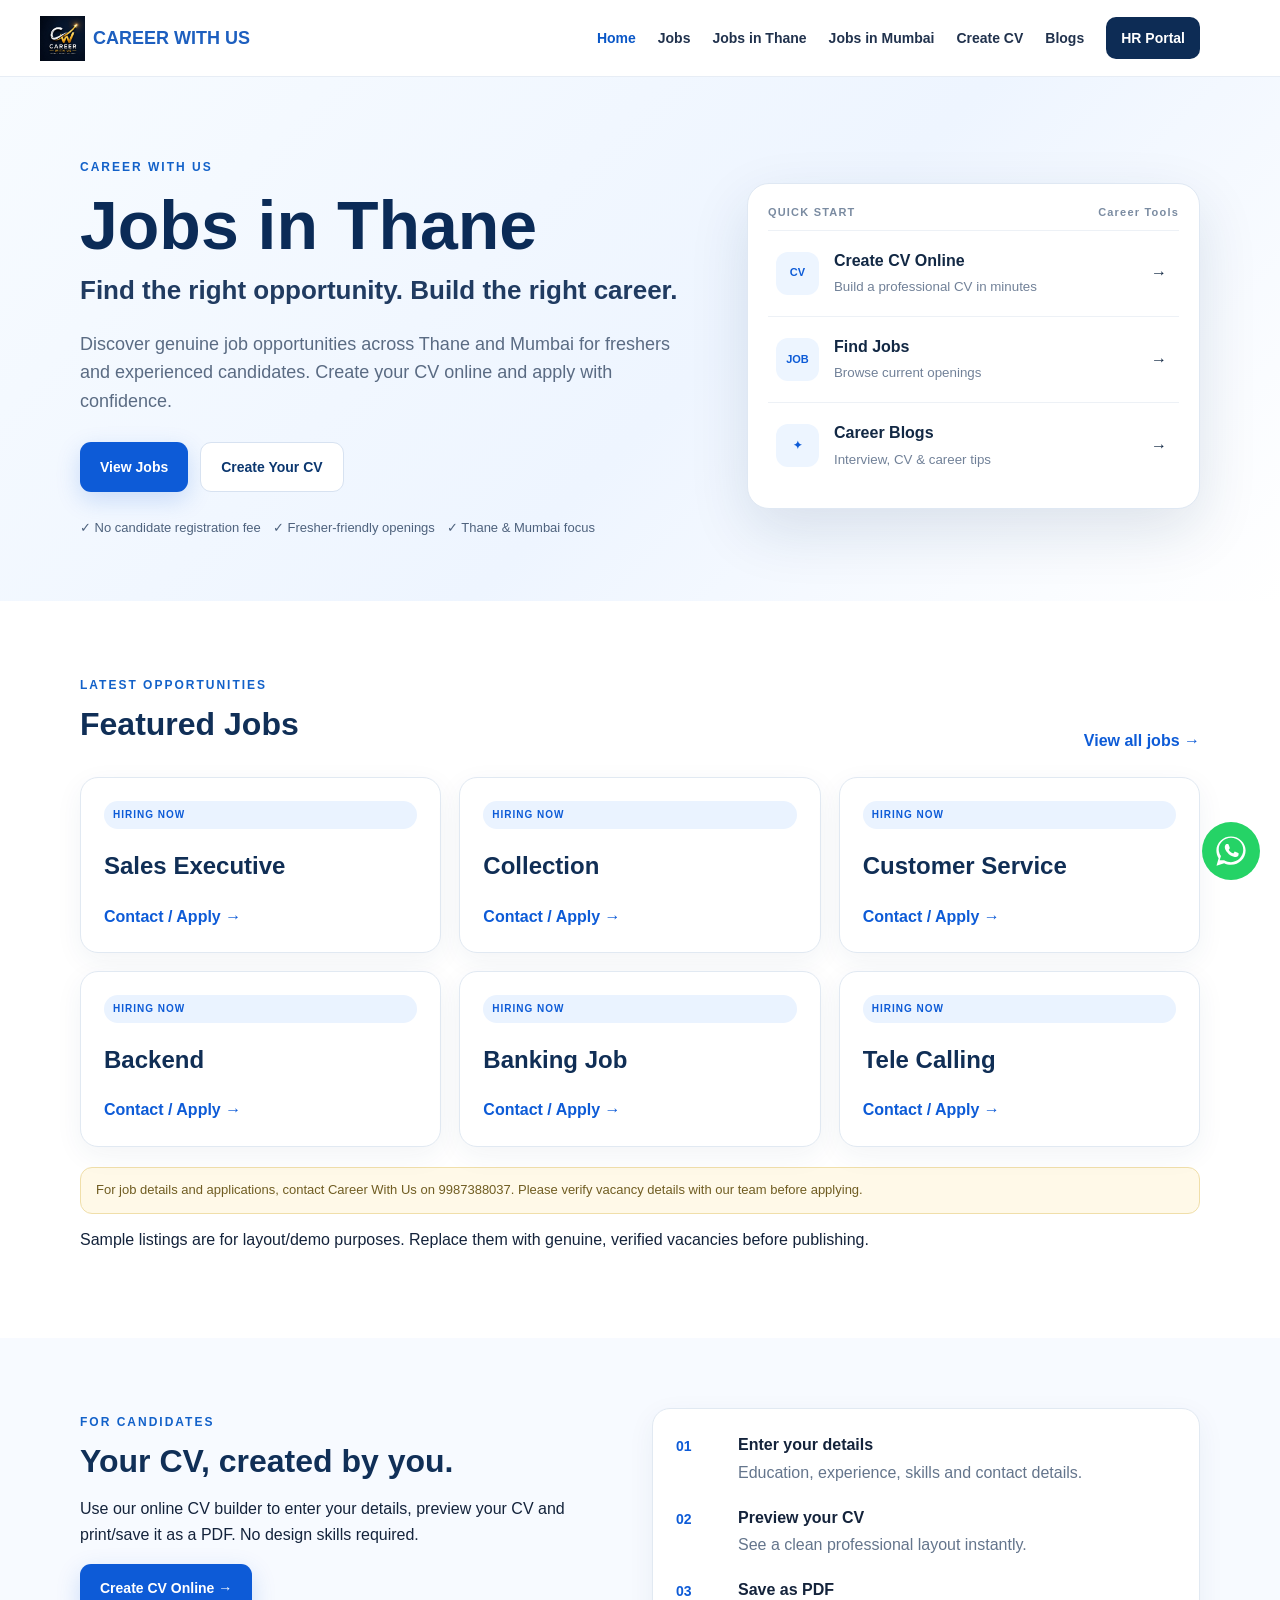
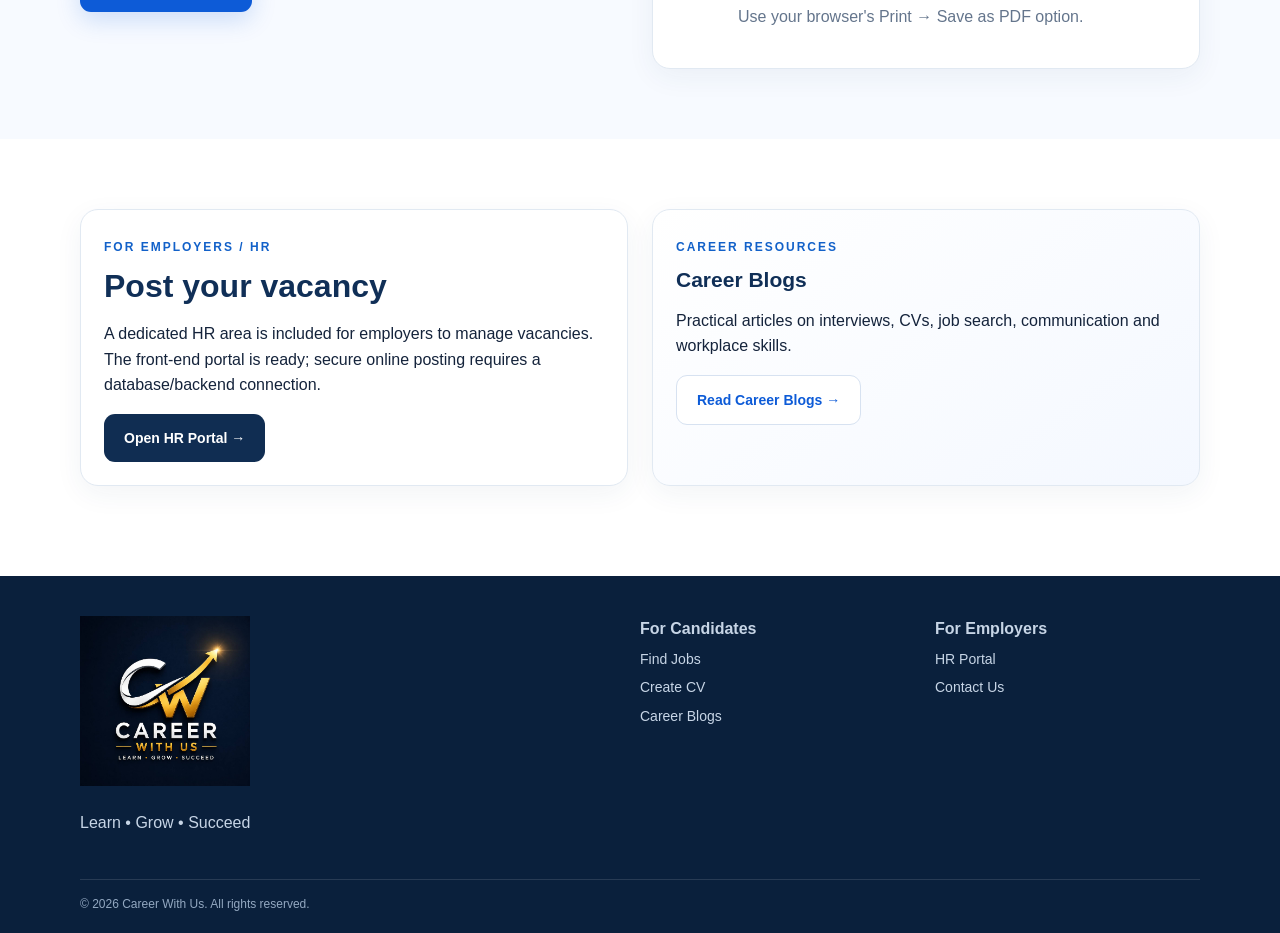
<file: index.html>
<!DOCTYPE html>
<html lang="en">
<head>
<meta charset="UTF-8">
<meta name="viewport" content="width=device-width, initial-scale=1.0">
<title>Jobs in Thane | Career With Us</title>
<meta name="description" content="Find jobs in Thane and Mumbai with Career With Us. Explore fresher and experienced opportunities, create your CV online, and apply for genuine openings.">
<meta name="keywords" content="jobs in Thane, jobs in Mumbai, jobs for freshers in Thane, job consultancy in Thane, recruitment consultancy Thane">
<link rel="canonical" href="https://hr1-prog.github.io/career-with-us-consultancy-/">
<link rel="stylesheet" href="style.css">
  <link rel="stylesheet" href="https://cdnjs.cloudflare.com/ajax/libs/font-awesome/6.5.2/css/all.min.css">
<script defer src="script.js"></script>
  <meta name="google-site-verification" content="JQWtDcXM0WkYaOJGls_dYSm7B6nsQvp3WCOmBd9dt-g" />
</head>
<body>
<header class="site-header">
  <div class="container nav-wrap">
    <a class="brand" href="index.html">
    <img src="career-with-us-logo.jpeg" alt="Career With Us">
    <span>CAREER WITH US</span>
</a>
    <button class="nav-toggle" aria-label="Open menu">☰</button>
    <nav class="nav">
      <a class="active" href="index.html">Home</a>
      <a href="jobs.html">Jobs</a>
      <a href="jobs-in-thane.html">Jobs in Thane</a>
      <a href="jobs-in-mumbai.html">Jobs in Mumbai</a>
      <a href="cv-builder.html">Create CV</a>
      <a href="blogs.html">Blogs</a>
      <a href="hr-login.html" class="nav-hr">HR Portal</a>
    </nav>
  </div>
</header>

<main>
<section class="hero">
  <div class="container hero-grid">
    <div>
      <span class="eyebrow">CAREER WITH US</span>
      <h1>Jobs in Thane</h1>
      <h2>Find the right opportunity. Build the right career.</h2>
      <p>Discover genuine job opportunities across Thane and Mumbai for freshers and experienced candidates. Create your CV online and apply with confidence.</p>
      <div class="hero-actions">
        <a class="btn btn-primary" href="jobs-in-thane.html">View Jobs</a>
        <a class="btn btn-light" href="cv-builder.html">Create Your CV</a>
      </div>
      <div class="trust-row">
        <span>✓ No candidate registration fee</span>
        <span>✓ Fresher-friendly openings</span>
        <span>✓ Thane & Mumbai focus</span>
      </div>
    </div>
    <div class="hero-card">
      <div class="hero-card-top"><span>QUICK START</span><span>Career Tools</span></div>
      <a href="cv-builder.html" class="tool-card"><span class="tool-icon">CV</span><div><strong>Create CV Online</strong><small>Build a professional CV in minutes</small></div><b>→</b></a>
      <a href="jobs.html" class="tool-card"><span class="tool-icon">JOB</span><div><strong>Find Jobs</strong><small>Browse current openings</small></div><b>→</b></a>
      <a href="blogs.html" class="tool-card"><span class="tool-icon">✦</span><div><strong>Career Blogs</strong><small>Interview, CV & career tips</small></div><b>→</b></a>
    </div>
  </div>
</section>

<section class="section">
  <div class="container">
    <div class="section-head">
      <div><span class="eyebrow">LATEST OPPORTUNITIES</span><h2>Featured Jobs</h2></div>
      <a class="text-link" href="jobs.html">View all jobs →</a>
    </div>
    <div class="job-grid six-jobs">
      <article class="job-card simple-job"><span class="tag">HIRING NOW</span><h3>Sales Executive</h3><a href="tel:9987388037" class="card-link">Contact / Apply →</a></article>
      <article class="job-card simple-job"><span class="tag">HIRING NOW</span><h3>Collection</h3><a href="tel:9987388037" class="card-link">Contact / Apply →</a></article>
      <article class="job-card simple-job"><span class="tag">HIRING NOW</span><h3>Customer Service</h3><a href="tel:9987388037" class="card-link">Contact / Apply →</a></article>
      <article class="job-card simple-job"><span class="tag">HIRING NOW</span><h3>Backend</h3><a href="tel:9987388037" class="card-link">Contact / Apply →</a></article>
      <article class="job-card simple-job"><span class="tag">HIRING NOW</span><h3>Banking Job</h3><a href="tel:9987388037" class="card-link">Contact / Apply →</a></article>
      <article class="job-card simple-job"><span class="tag">HIRING NOW</span><h3>Tele Calling</h3><a href="tel:9987388037" class="card-link">Contact / Apply →</a></article>
    </div>
    <p class="notice">For job details and applications, contact Career With Us on 9987388037. Please verify vacancy details with our team before applying.</p>Sample listings are for layout/demo purposes. Replace them with genuine, verified vacancies before publishing.</p>
  </div>
</section>

<section class="section soft">
  <div class="container two-col">
    <div>
      <span class="eyebrow">FOR CANDIDATES</span>
      <h2>Your CV, created by you.</h2>
      <p>Use our online CV builder to enter your details, preview your CV and print/save it as a PDF. No design skills required.</p>
      <a class="btn btn-primary" href="cv-builder.html">Create CV Online →</a>
    </div>
    <div class="feature-panel">
      <div class="feature-number">01</div><div><strong>Enter your details</strong><p>Education, experience, skills and contact details.</p></div>
      <div class="feature-number">02</div><div><strong>Preview your CV</strong><p>See a clean professional layout instantly.</p></div>
      <div class="feature-number">03</div><div><strong>Save as PDF</strong><p>Use your browser's Print → Save as PDF option.</p></div>
    </div>
  </div>
</section>

<section class="section">
  <div class="container two-col">
    <div class="portal-card">
      <span class="eyebrow">FOR EMPLOYERS / HR</span>
      <h2>Post your vacancy</h2>
      <p>A dedicated HR area is included for employers to manage vacancies. The front-end portal is ready; secure online posting requires a database/backend connection.</p>
      <a class="btn btn-dark" href="hr-login.html">Open HR Portal →</a>
    </div>
    <div class="portal-card blog-card">
      <span class="eyebrow">CAREER RESOURCES</span>
      <h2>Career Blogs</h2>
      <p>Practical articles on interviews, CVs, job search, communication and workplace skills.</p>
      <a class="btn btn-light" href="blogs.html">Read Career Blogs →</a>
    </div>
  </div>
</section>
</main>

<footer class="footer">
  <div class="container footer-grid">
    <div><img src="career-with-us-logo.jpeg" alt="Career With Us" class="footer-logo"><p>Learn • Grow • Succeed</p></div>
    <div><strong>For Candidates</strong><a href="jobs.html">Find Jobs</a><a href="cv-builder.html">Create CV</a><a href="blogs.html">Career Blogs</a></div>
    <div><strong>For Employers</strong><a href="hr-login.html">HR Portal</a><a href="contact.html">Contact Us</a></div>
  </div>
  <div class="container copyright">© 2026 Career With Us. All rights reserved.</div>
</footer> 
  

<style>
.corner-logo {
  position: fixed;
  bottom: 20px;
  right: 20px;
  width: 65px;
  z-index: 9999;
}

.corner-logo img {
  width: 100%;
  height: auto;
  border-radius: 10px;
  box-shadow: 0 3px 12px rgba(0,0,0,0.2);
}
</style>
<a href="https://wa.me/919987388037" target="_blank"
style="position:fixed;bottom:20px;right:20px;width:58px;height:58px;background:#25D366;border-radius:50%;display:flex;align-items:center;justify-content:center;text-decoration:none;font-size:30px;z-index:99999;">
    <svg viewBox="0 0 32 32" width="36" height="36" fill="white">
    <path d="M16 3C8.8 3 3 8.6 3 15.6c0 2.5.7 4.8 2 6.8L3.1 29l6.8-2.2c1.8 1 3.9 1.5 6.1 1.5 7.2 0 13-5.7 13-12.7S23.2 3 16 3zm0 22.9c-2 0-4-.5-5.7-1.5l-.4-.2-4 .1 1.2-3.8-.3-.4c-1.1-1.7-1.7-3.7-1.7-5.7C5.1 9 10 4.2 16 4.2S26.9 9 26.9 14.9 22 25.9 16 25.9zm6-8.3c-.3-.2-1.9-.9-2.2-1-.3-.1-.5-.2-.7.2-.2.3-.8 1-.9 1.2-.2.2-.3.2-.6.1-1.5-.7-2.5-1.3-3.5-2.9-.3-.5.3-.5.8-1.7.1-.3 0-.5-.1-.7-.1-.2-.7-1.8-1-2.5-.3-.7-.5-.6-.7-.6h-.6c-.2 0-.6.1-.9.4-.3.3-1.1 1-1.1 2.6s1.1 3 1.2 3.2c.2.2 2.1 3.3 5.1 4.6 1.9.8 2.7.9 3.7.8.6-.1 1.9-.8 2.1-1.6.3-.8.3-1.5.2-1.6-.1-.1-.3-.2-.6-.4z"/>
</svg>
</a>
</body>
</html>
</file>
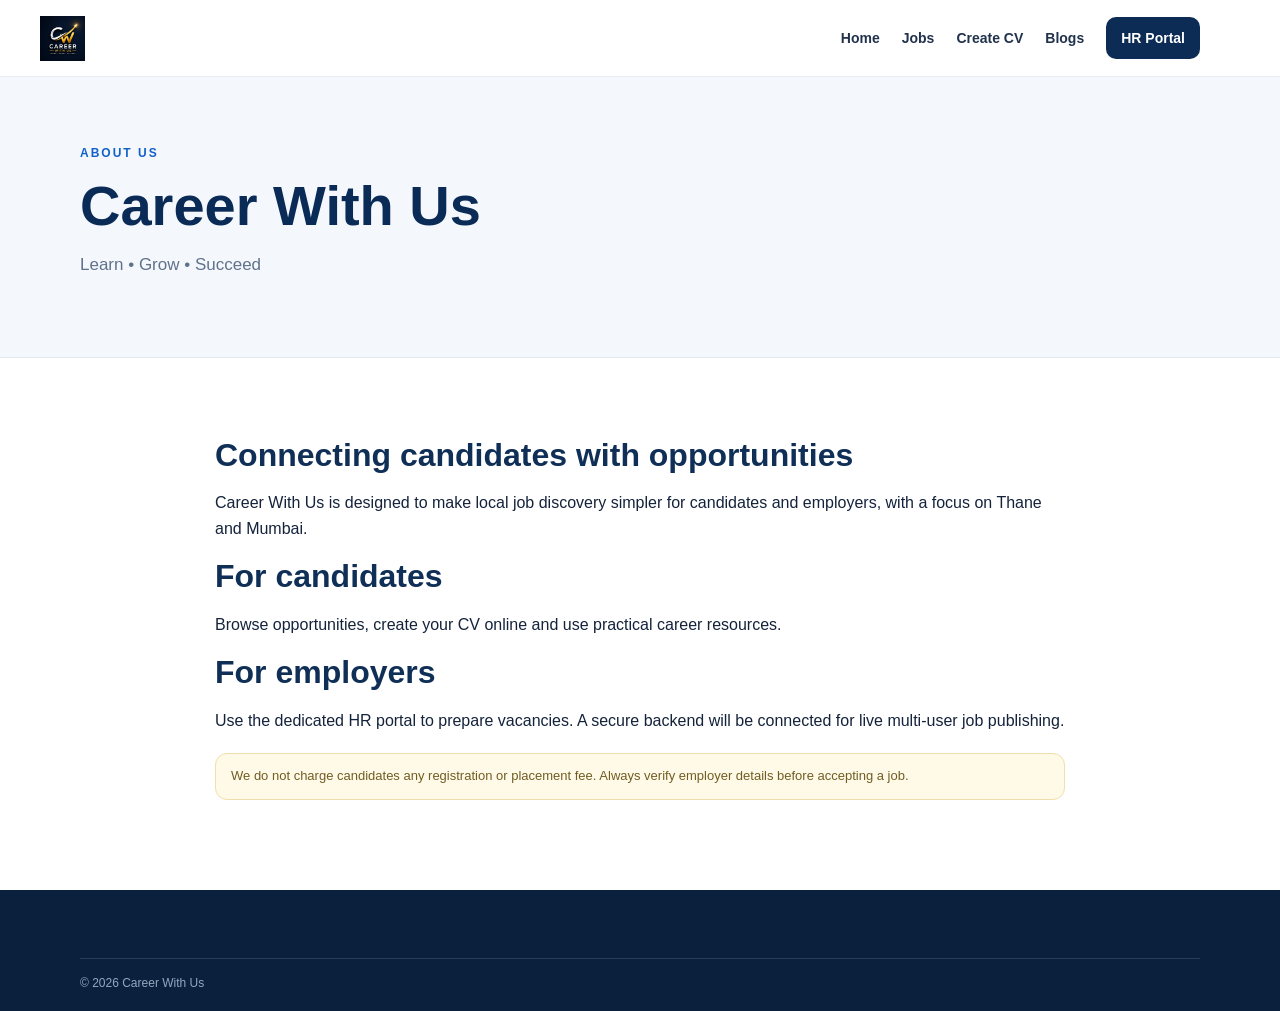
<file: about.html>
<!DOCTYPE html><html lang="en"><head><meta charset="UTF-8"><meta name="viewport" content="width=device-width,initial-scale=1.0"><title>About Career With Us | Job Consultancy in Thane</title><meta name="description" content="About Career With Us, a recruitment and job consultancy focused on opportunities in Thane and Mumbai."><link rel="stylesheet" href="style.css"></head>
<body><header class="site-header"><div class="container nav-wrap"><a class="brand" href="index.html"><img src="career-with-us-logo.jpeg" alt="Career With Us"></a><nav class="nav"><a href="index.html">Home</a><a href="jobs.html">Jobs</a><a href="cv-builder.html">Create CV</a><a href="blogs.html">Blogs</a><a href="hr-login.html" class="nav-hr">HR Portal</a></nav></div></header><main><section class="page-hero"><div class="container"><span class="eyebrow">ABOUT US</span><h1>Career With Us</h1><p>Learn • Grow • Succeed</p></div></section><section class="section"><div class="container content"><h2>Connecting candidates with opportunities</h2><p>Career With Us is designed to make local job discovery simpler for candidates and employers, with a focus on Thane and Mumbai.</p><h2>For candidates</h2><p>Browse opportunities, create your CV online and use practical career resources.</p><h2>For employers</h2><p>Use the dedicated HR portal to prepare vacancies. A secure backend will be connected for live multi-user job publishing.</p><div class="notice">We do not charge candidates any registration or placement fee. Always verify employer details before accepting a job.</div></div></section></main><footer class="footer"><div class="container copyright">© 2026 Career With Us</div></footer></body></html>
</file>
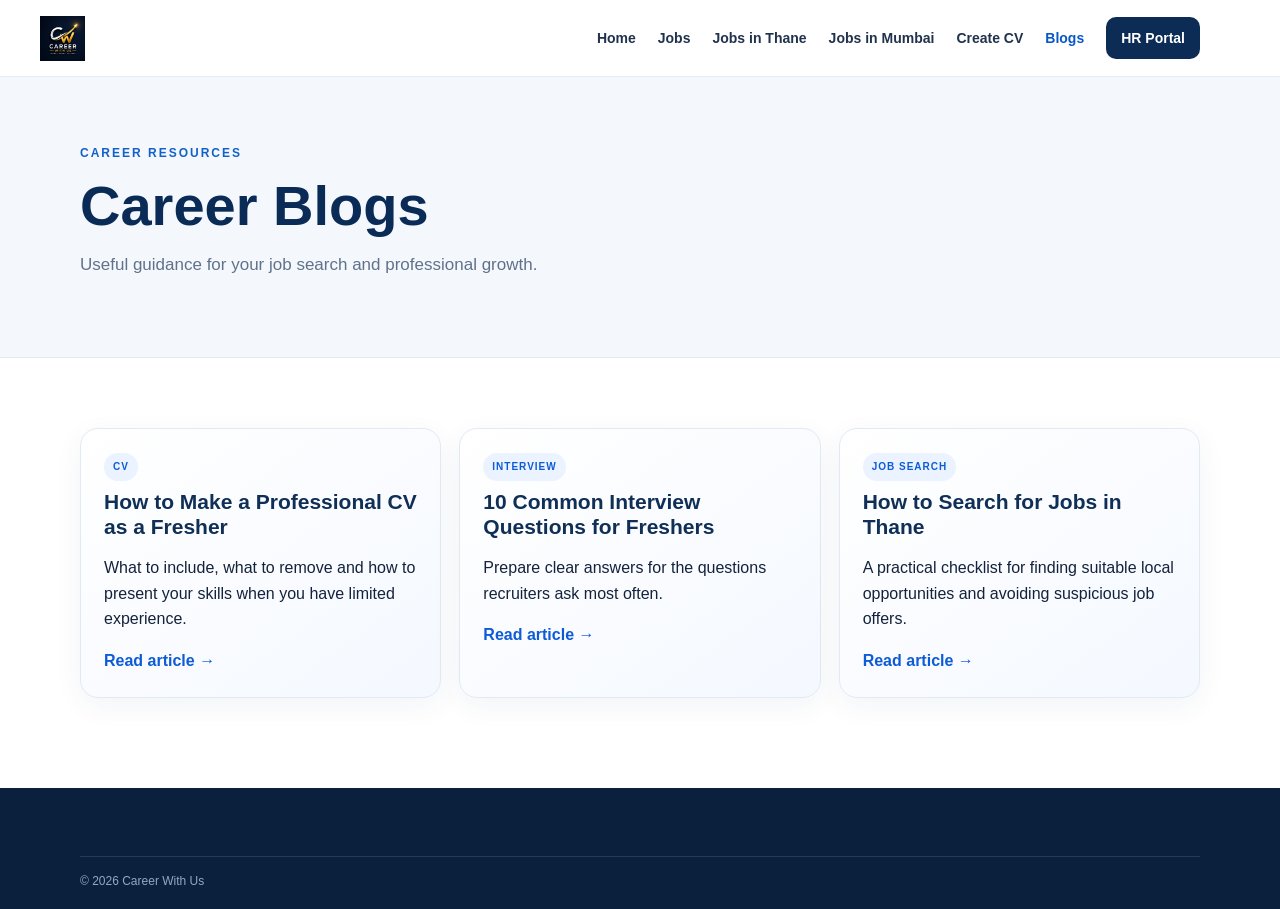
<file: blogs.html>
<!DOCTYPE html><html lang="en"><head><meta charset="UTF-8"><meta name="viewport" content="width=device-width,initial-scale=1.0"><title>Career Blogs | Job Search & Interview Tips | Career With Us</title><meta name="description" content="Career blogs covering CV writing, interviews, job search tips, communication and workplace skills."><link rel="stylesheet" href="style.css"><script defer src="script.js"></script></head>
<body><header class="site-header"><div class="container nav-wrap"><a class="brand" href="index.html"><img src="career-with-us-logo.jpeg" alt="Career With Us"></a><button class="nav-toggle">☰</button><nav class="nav"><a href="index.html">Home</a><a href="jobs.html">Jobs</a><a href="jobs-in-thane.html">Jobs in Thane</a><a href="jobs-in-mumbai.html">Jobs in Mumbai</a><a href="cv-builder.html">Create CV</a><a class="active" href="blogs.html">Blogs</a><a href="hr-login.html" class="nav-hr">HR Portal</a></nav></div></header>
<main><section class="page-hero"><div class="container"><span class="eyebrow">CAREER RESOURCES</span><h1>Career Blogs</h1><p>Useful guidance for your job search and professional growth.</p></div></section><section class="section"><div class="container blog-grid">
<article class="blog-card"><span class="tag">CV</span><h2>How to Make a Professional CV as a Fresher</h2><p>What to include, what to remove and how to present your skills when you have limited experience.</p><a href="#" onclick="alert('Blog article placeholder — add full article before publishing.');return false;">Read article →</a></article>
<article class="blog-card"><span class="tag">INTERVIEW</span><h2>10 Common Interview Questions for Freshers</h2><p>Prepare clear answers for the questions recruiters ask most often.</p><a href="#" onclick="alert('Blog article placeholder — add full article before publishing.');return false;">Read article →</a></article>
<article class="blog-card"><span class="tag">JOB SEARCH</span><h2>How to Search for Jobs in Thane</h2><p>A practical checklist for finding suitable local opportunities and avoiding suspicious job offers.</p><a href="#" onclick="alert('Blog article placeholder — add full article before publishing.');return false;">Read article →</a></article>
</div></section></main><footer class="footer"><div class="container copyright">© 2026 Career With Us</div></footer></body></html>
</file>
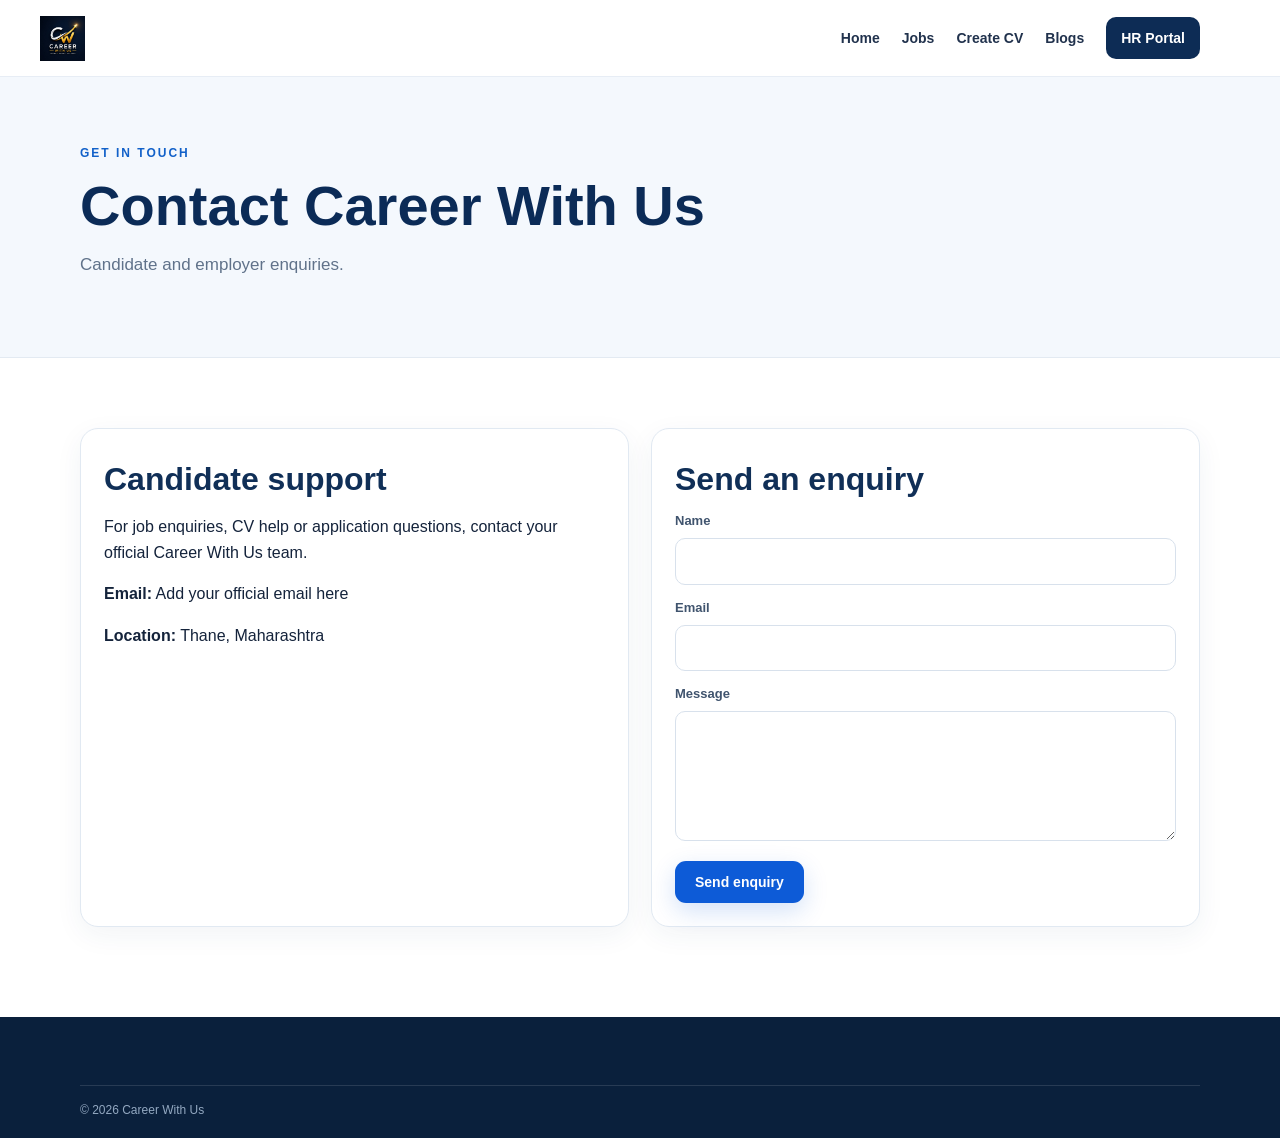
<file: contact.html>
<!DOCTYPE html><html lang="en"><head><meta charset="UTF-8"><meta name="viewport" content="width=device-width,initial-scale=1.0"><title>Contact Career With Us | Thane Job Consultancy</title><meta name="description" content="Contact Career With Us for jobs, CV support and employer enquiries."><link rel="stylesheet" href="style.css"></head>
<body><header class="site-header"><div class="container nav-wrap"><a class="brand" href="index.html"><img src="career-with-us-logo.jpeg" alt="Career With Us"></a><nav class="nav"><a href="index.html">Home</a><a href="jobs.html">Jobs</a><a href="cv-builder.html">Create CV</a><a href="blogs.html">Blogs</a><a href="hr-login.html" class="nav-hr">HR Portal</a></nav></div></header><main><section class="page-hero"><div class="container"><span class="eyebrow">GET IN TOUCH</span><h1>Contact Career With Us</h1><p>Candidate and employer enquiries.</p></div></section><section class="section"><div class="container contact-grid"><div class="portal-card"><h2>Candidate support</h2><p>For job enquiries, CV help or application questions, contact your official Career With Us team.</p><p><strong>Email:</strong> Add your official email here</p><p><strong>Location:</strong> Thane, Maharashtra</p></div><form class="form-card" onsubmit="event.preventDefault();alert('Please connect this form to your official email/backend before publishing.');"><h2>Send an enquiry</h2><label>Name<input required></label><label>Email<input type="email" required></label><label>Message<textarea rows="5" required></textarea></label><button class="btn btn-primary">Send enquiry</button></form></div></section></main><footer class="footer"><div class="container copyright">© 2026 Career With Us</div></footer></body></html>
</file>
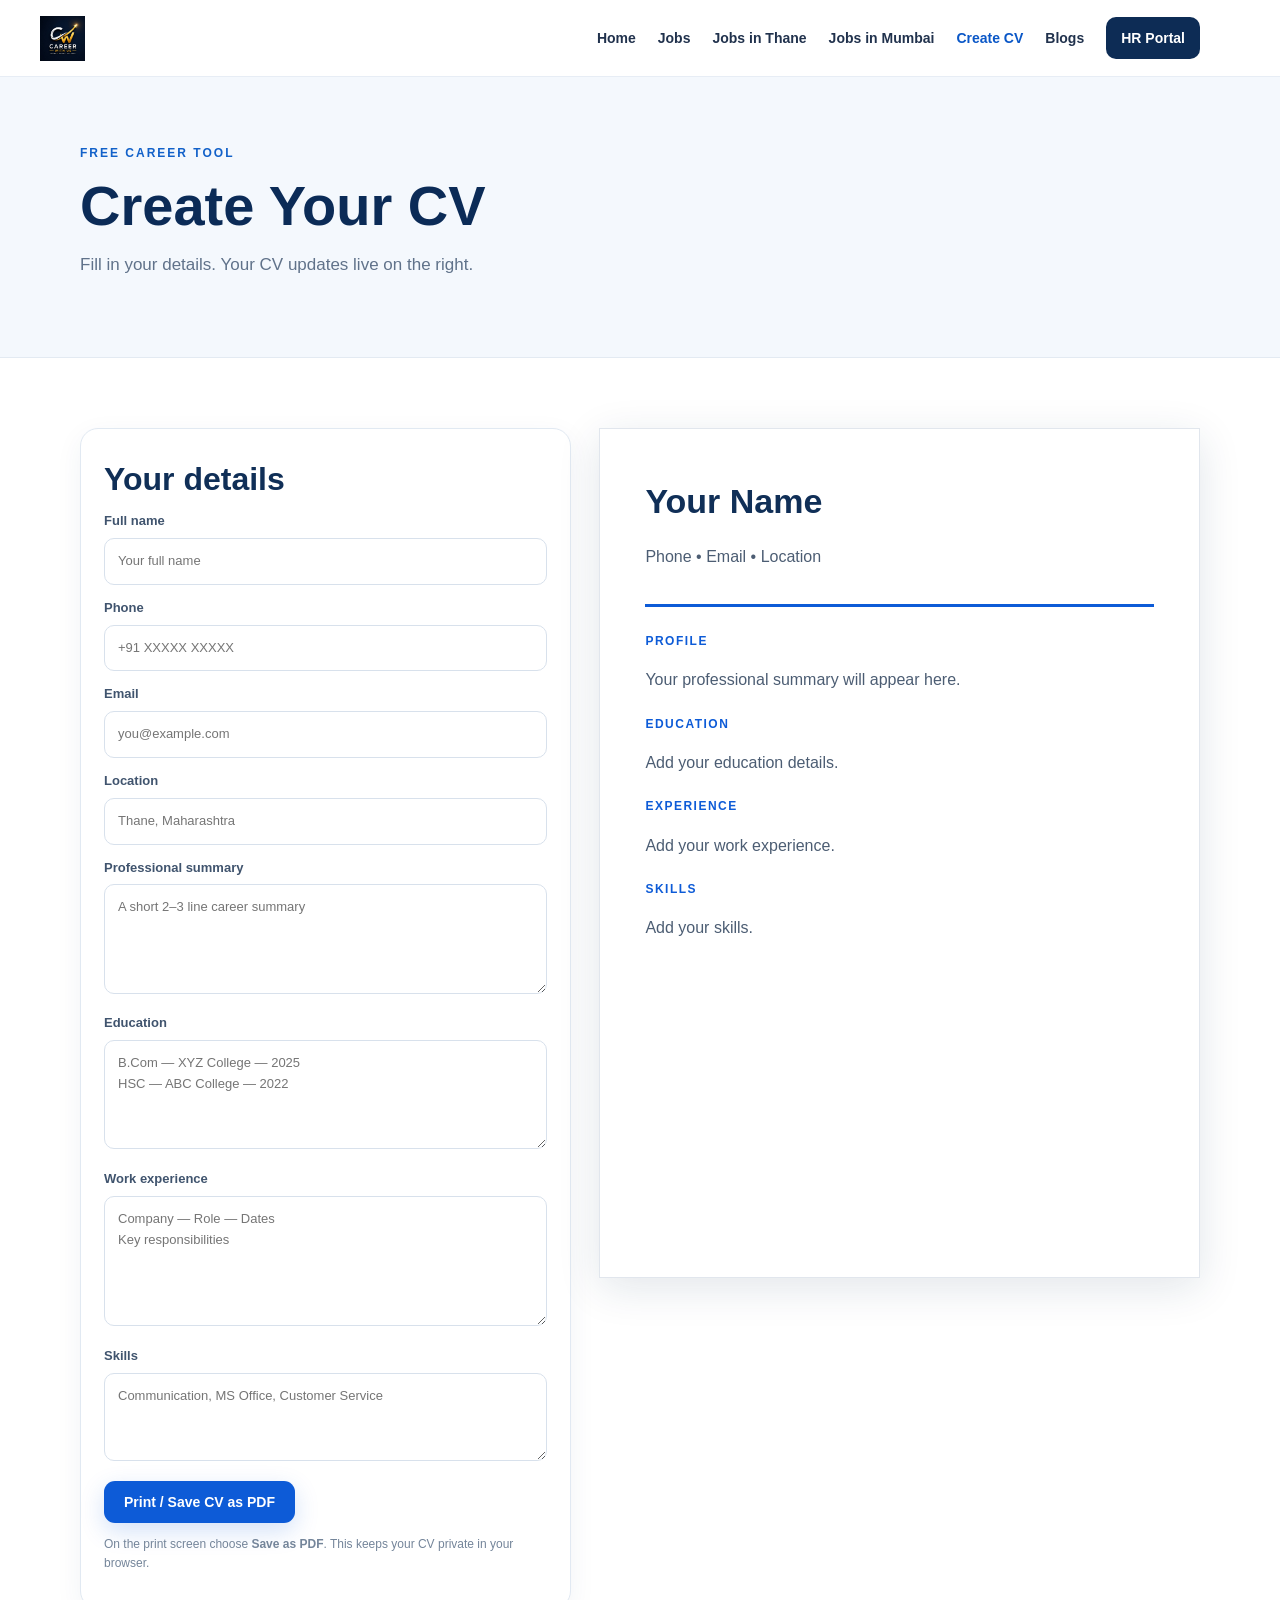
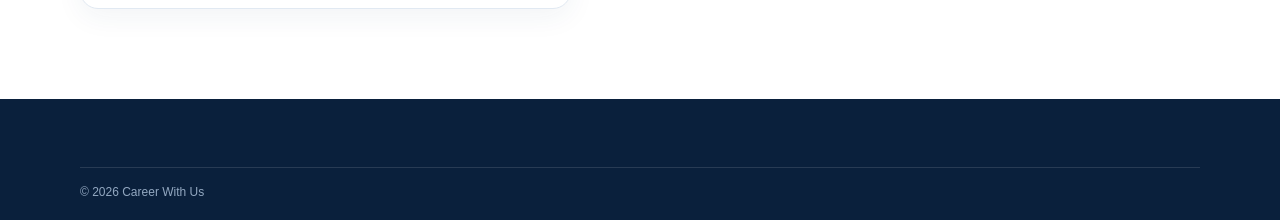
<file: cv-builder.html>
<!DOCTYPE html><html lang="en"><head><meta charset="UTF-8"><meta name="viewport" content="width=device-width,initial-scale=1.0"><title>Create CV Online | Career With Us</title><meta name="description" content="Create a professional CV online with Career With Us. Enter your details, preview and save as PDF."><link rel="stylesheet" href="style.css"><script defer src="script.js"></script></head>
<body><header class="site-header"><div class="container nav-wrap"><a class="brand" href="index.html"><img src="career-with-us-logo.jpeg" alt="Career With Us"></a><button class="nav-toggle">☰</button><nav class="nav"><a href="index.html">Home</a><a href="jobs.html">Jobs</a><a href="jobs-in-thane.html">Jobs in Thane</a><a href="jobs-in-mumbai.html">Jobs in Mumbai</a><a class="active" href="cv-builder.html">Create CV</a><a href="blogs.html">Blogs</a><a href="hr-login.html" class="nav-hr">HR Portal</a></nav></div></header>
<main><section class="page-hero"><div class="container"><span class="eyebrow">FREE CAREER TOOL</span><h1>Create Your CV</h1><p>Fill in your details. Your CV updates live on the right.</p></div></section>
<section class="section"><div class="container cv-layout"><form id="cvForm" class="form-card">
<h2>Your details</h2><label>Full name<input id="cvName" required placeholder="Your full name"></label><label>Phone<input id="cvPhone" placeholder="+91 XXXXX XXXXX"></label><label>Email<input id="cvEmail" type="email" placeholder="you@example.com"></label><label>Location<input id="cvLocation" placeholder="Thane, Maharashtra"></label><label>Professional summary<textarea id="cvSummary" rows="4" placeholder="A short 2–3 line career summary"></textarea></label><label>Education<textarea id="cvEducation" rows="4" placeholder="B.Com — XYZ College — 2025&#10;HSC — ABC College — 2022"></textarea></label><label>Work experience<textarea id="cvExperience" rows="5" placeholder="Company — Role — Dates&#10;Key responsibilities"></textarea></label><label>Skills<textarea id="cvSkills" rows="3" placeholder="Communication, MS Office, Customer Service"></textarea></label><button type="button" class="btn btn-primary" onclick="window.print()">Print / Save CV as PDF</button><p class="small">On the print screen choose <b>Save as PDF</b>. This keeps your CV private in your browser.</p></form>
<div id="cvPreview" class="cv-paper"><div class="cv-head"><h1 id="pName">Your Name</h1><p id="pContact">Phone • Email • Location</p></div><section><h3>PROFILE</h3><p id="pSummary">Your professional summary will appear here.</p></section><section><h3>EDUCATION</h3><p id="pEducation">Add your education details.</p></section><section><h3>EXPERIENCE</h3><p id="pExperience">Add your work experience.</p></section><section><h3>SKILLS</h3><p id="pSkills">Add your skills.</p></section></div></div></section></main><footer class="footer"><div class="container copyright">© 2026 Career With Us</div></footer></body></html>
</file>
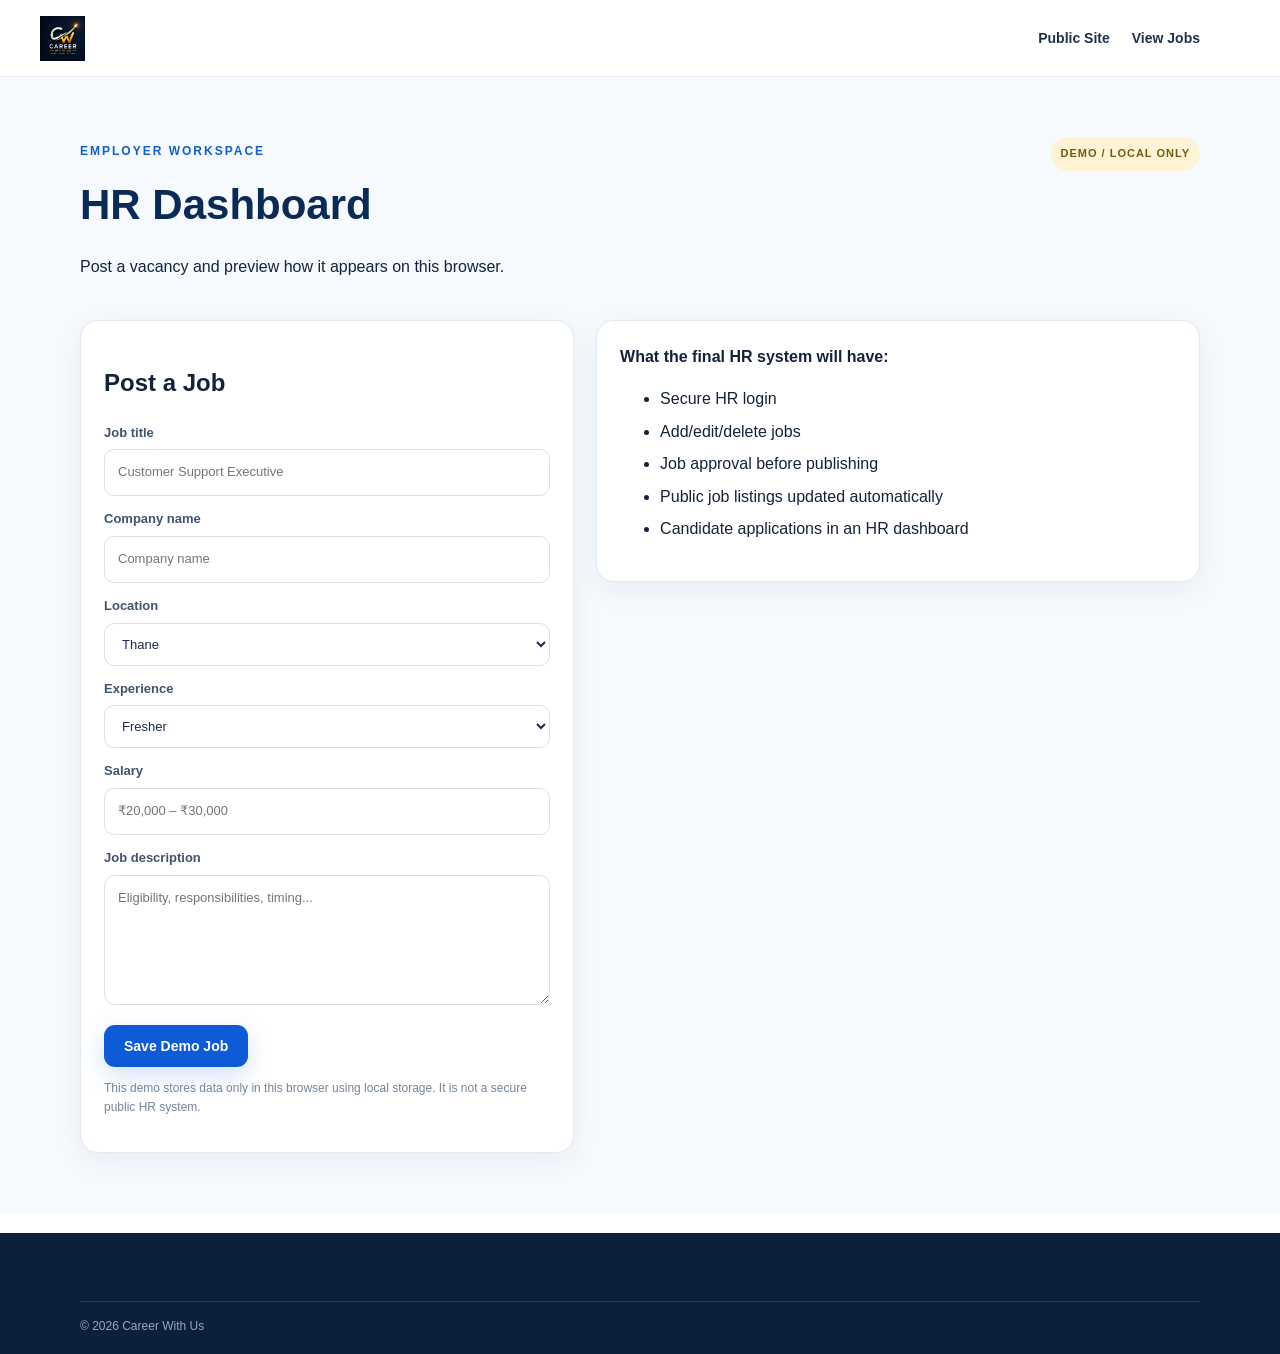
<file: hr-dashboard.html>
<!DOCTYPE html><html lang="en"><head><meta charset="UTF-8"><meta name="viewport" content="width=device-width,initial-scale=1.0"><title>HR Dashboard | Career With Us</title><meta name="description" content="Career With Us HR job posting dashboard."><link rel="stylesheet" href="style.css"><script defer src="script.js"></script></head>
<body><header class="site-header"><div class="container nav-wrap"><a class="brand" href="index.html"><img src="career-with-us-logo.jpeg" alt="Career With Us"></a><nav class="nav"><a href="index.html">Public Site</a><a href="jobs.html">View Jobs</a></nav></div></header>
<main><section class="dashboard"><div class="container"><div class="dashboard-head"><div><span class="eyebrow">EMPLOYER WORKSPACE</span><h1>HR Dashboard</h1><p>Post a vacancy and preview how it appears on this browser.</p></div><span class="demo-badge">DEMO / LOCAL ONLY</span></div>
<div class="dashboard-grid"><form id="hrJobForm" class="form-card"><h2>Post a Job</h2><label>Job title<input id="hrTitle" required placeholder="Customer Support Executive"></label><label>Company name<input id="hrCompany" required placeholder="Company name"></label><label>Location<select id="hrLocation"><option>Thane</option><option>Mumbai</option></select></label><label>Experience<select id="hrExperience"><option>Fresher</option><option>Experienced</option><option>Fresher / Experienced</option></select></label><label>Salary<input id="hrSalary" placeholder="₹20,000 – ₹30,000"></label><label>Job description<textarea id="hrDescription" rows="5" placeholder="Eligibility, responsibilities, timing..."></textarea></label><button class="btn btn-primary" type="submit">Save Demo Job</button><p class="small">This demo stores data only in this browser using local storage. It is not a secure public HR system.</p></form>
<div><div class="dashboard-note"><strong>What the final HR system will have:</strong><ul><li>Secure HR login</li><li>Add/edit/delete jobs</li><li>Job approval before publishing</li><li>Public job listings updated automatically</li><li>Candidate applications in an HR dashboard</li></ul></div><div id="hrJobsPreview" class="job-stack"></div></div></div></div></section></main><footer class="footer"><div class="container copyright">© 2026 Career With Us</div></footer></body></html>
</file>
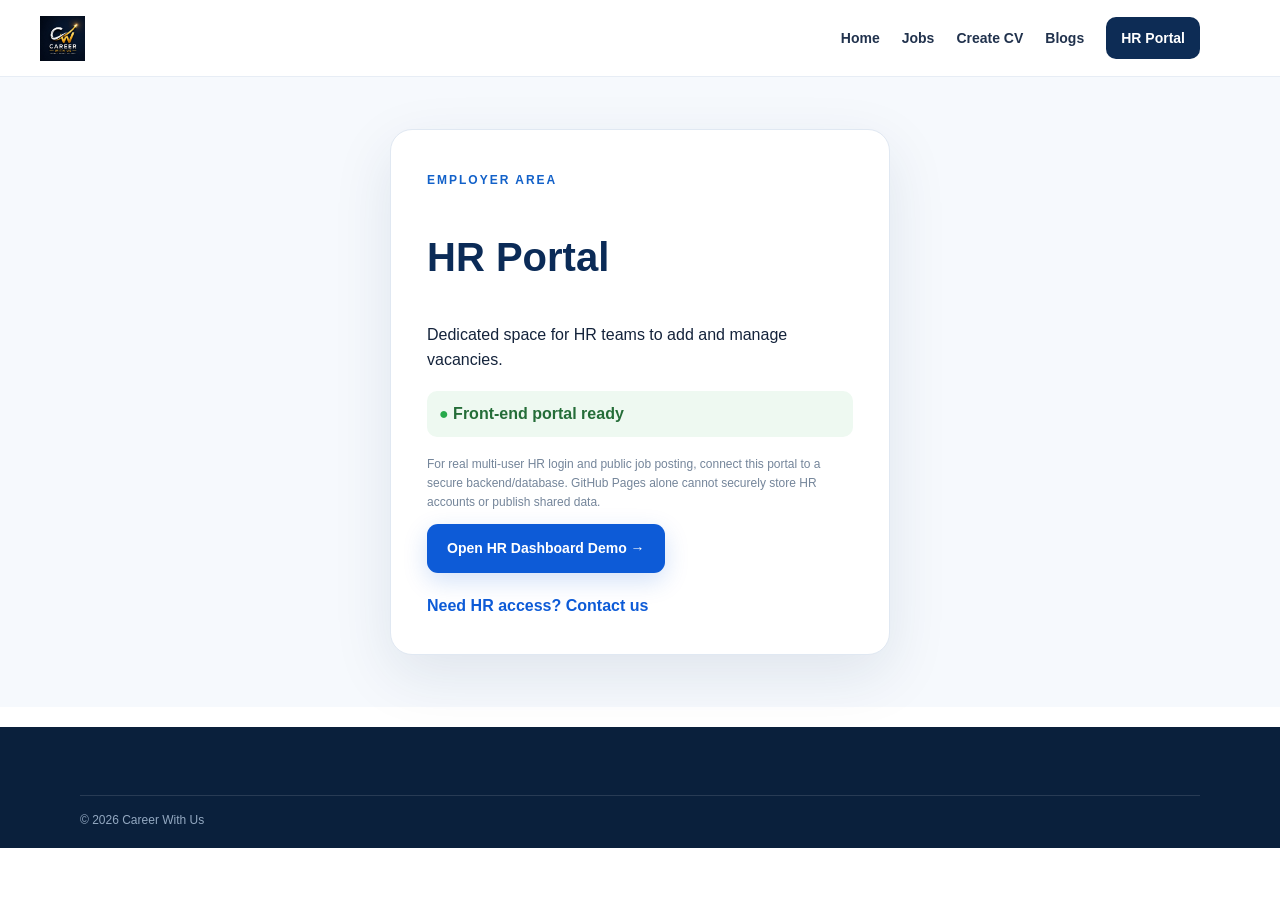
<file: hr-login.html>
<!DOCTYPE html><html lang="en"><head><meta charset="UTF-8"><meta name="viewport" content="width=device-width,initial-scale=1.0"><title>HR Portal | Career With Us</title><meta name="description" content="Employer and HR portal for Career With Us."><link rel="stylesheet" href="style.css"><script defer src="script.js"></script></head>
<body><header class="site-header"><div class="container nav-wrap"><a class="brand" href="index.html"><img src="career-with-us-logo.jpeg" alt="Career With Us"></a><button class="nav-toggle">☰</button><nav class="nav"><a href="index.html">Home</a><a href="jobs.html">Jobs</a><a href="cv-builder.html">Create CV</a><a href="blogs.html">Blogs</a><a class="active nav-hr" href="hr-login.html">HR Portal</a></nav></div></header>
<main><section class="auth-wrap"><div class="auth-card"><span class="eyebrow">EMPLOYER AREA</span><h1>HR Portal</h1><p>Dedicated space for HR teams to add and manage vacancies.</p><div class="portal-status"><span>●</span> Front-end portal ready</div><p class="small">For real multi-user HR login and public job posting, connect this portal to a secure backend/database. GitHub Pages alone cannot securely store HR accounts or publish shared data.</p><a class="btn btn-primary" href="hr-dashboard.html">Open HR Dashboard Demo →</a><a class="text-link" href="contact.html">Need HR access? Contact us</a></div></section></main><footer class="footer"><div class="container copyright">© 2026 Career With Us</div></footer></body></html>
</file>
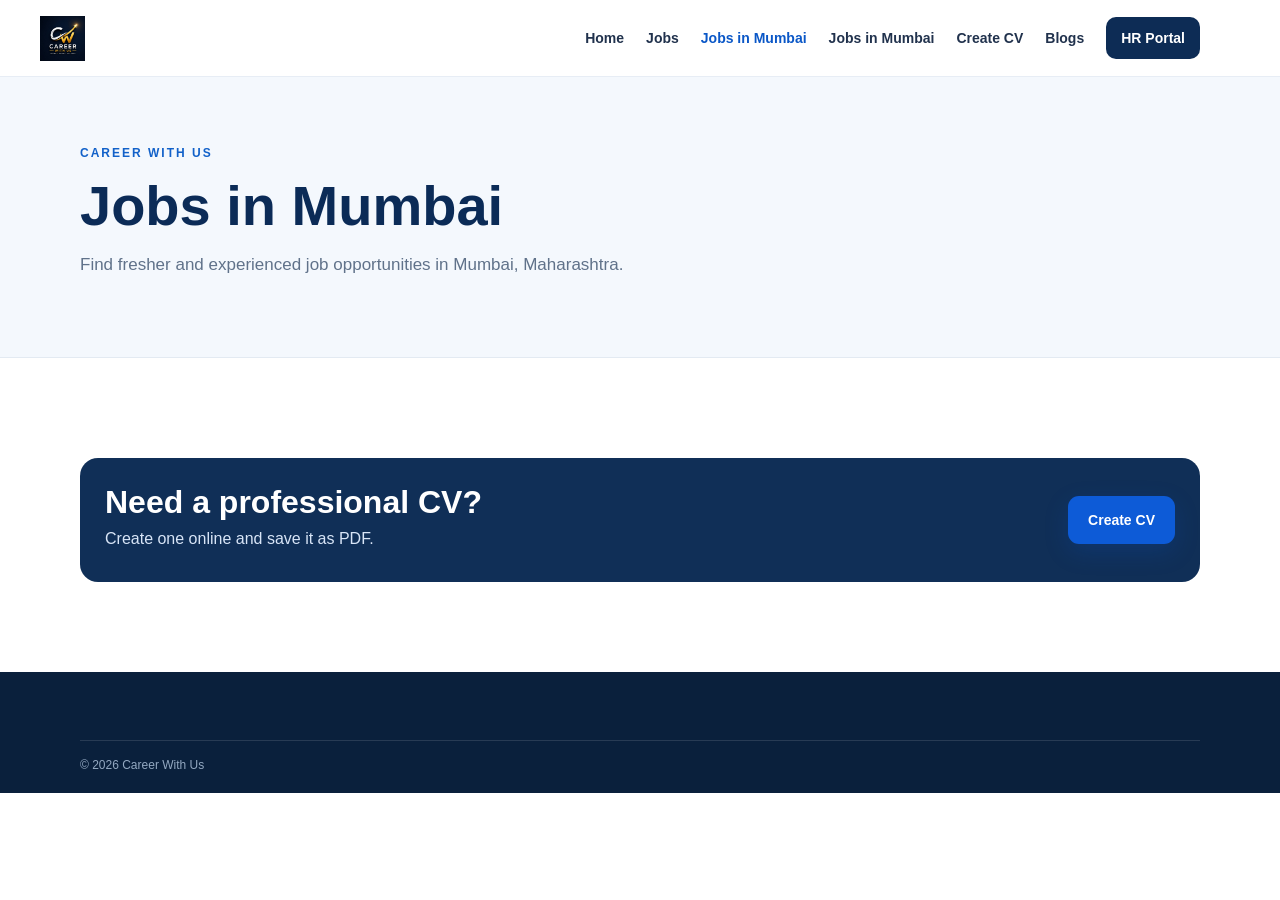
<file: jobs-in-mumbai.html>
<!DOCTYPE html><html lang="en"><head><meta charset="UTF-8"><meta name="viewport" content="width=device-width,initial-scale=1.0">
<title>Jobs in Mumbai | Career With Us</title><meta name="description" content="Find fresher and experienced job opportunities in Mumbai, Maharashtra.">
<link rel="canonical" href="https://hr1-prog.github.io/career-with-us-consultancy-/jobs-in-mumbai.html"><link rel="stylesheet" href="style.css"><script defer src="script.js"></script></head>
<body><header class="site-header"><div class="container nav-wrap"><a class="brand" href="index.html"><img src="career-with-us-logo.jpeg" alt="Career With Us"></a><button class="nav-toggle">☰</button><nav class="nav"><a href="index.html">Home</a><a href="jobs.html">Jobs</a><a class="active" href="jobs-in-mumbai.html">Jobs in Mumbai</a><a href="jobs-in-mumbai.html">Jobs in Mumbai</a><a href="cv-builder.html">Create CV</a><a href="blogs.html">Blogs</a><a href="hr-login.html" class="nav-hr">HR Portal</a></nav></div></header>
<main><section class="page-hero"><div class="container"><span class="eyebrow">CAREER WITH US</span><h1>Jobs in Mumbai</h1><p>Find fresher and experienced job opportunities in Mumbai, Maharashtra.</p></div></section><section class="section"><div class="container"><div id="locationJobs" data-location="Mumbai" class="job-grid"></div><div class="cta-strip"><div><h2>Need a professional CV?</h2><p>Create one online and save it as PDF.</p></div><a class="btn btn-primary" href="cv-builder.html">Create CV</a></div></div></section></main><footer class="footer"><div class="container copyright">© 2026 Career With Us</div></footer></body></html>
</file>
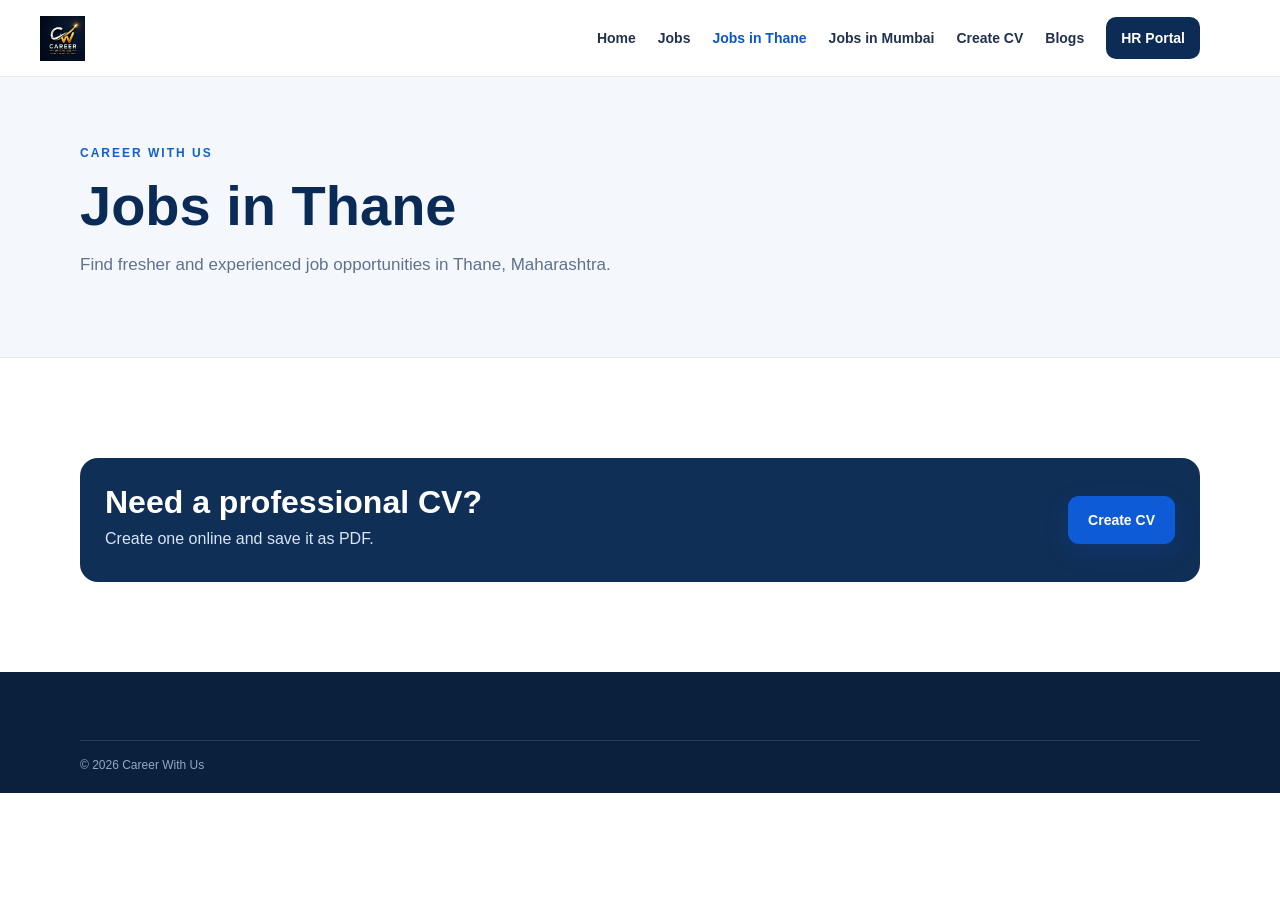
<file: jobs-in-thane.html>
<!DOCTYPE html><html lang="en"><head><meta charset="UTF-8"><meta name="viewport" content="width=device-width,initial-scale=1.0">
<title>Jobs in Thane | Career With Us</title><meta name="description" content="Find fresher and experienced job opportunities in Thane, Maharashtra.">
<link rel="canonical" href="https://hr1-prog.github.io/career-with-us-consultancy-/jobs-in-thane.html"><link rel="stylesheet" href="style.css"><script defer src="script.js"></script></head>
<body><header class="site-header"><div class="container nav-wrap"><a class="brand" href="index.html"><img src="career-with-us-logo.jpeg" alt="Career With Us"></a><button class="nav-toggle">☰</button><nav class="nav"><a href="index.html">Home</a><a href="jobs.html">Jobs</a><a class="active" href="jobs-in-thane.html">Jobs in Thane</a><a href="jobs-in-mumbai.html">Jobs in Mumbai</a><a href="cv-builder.html">Create CV</a><a href="blogs.html">Blogs</a><a href="hr-login.html" class="nav-hr">HR Portal</a></nav></div></header>
<main><section class="page-hero"><div class="container"><span class="eyebrow">CAREER WITH US</span><h1>Jobs in Thane</h1><p>Find fresher and experienced job opportunities in Thane, Maharashtra.</p></div></section><section class="section"><div class="container"><div id="locationJobs" data-location="Thane" class="job-grid"></div><div class="cta-strip"><div><h2>Need a professional CV?</h2><p>Create one online and save it as PDF.</p></div><a class="btn btn-primary" href="cv-builder.html">Create CV</a></div></div></section></main><footer class="footer"><div class="container copyright">© 2026 Career With Us</div></footer></body></html>
</file>
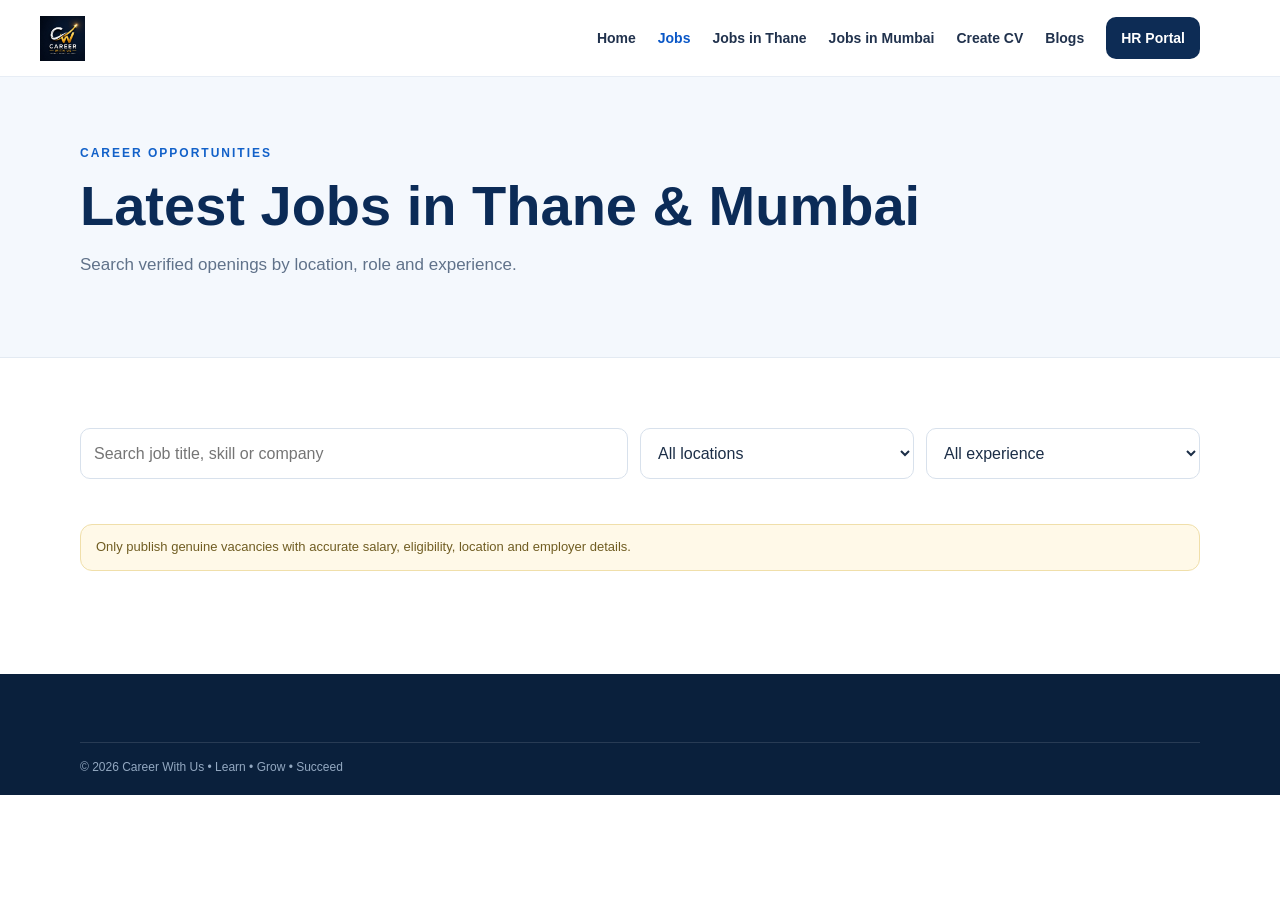
<file: jobs.html>
<!DOCTYPE html>
<html lang="en"><head><meta charset="UTF-8"><meta name="viewport" content="width=device-width,initial-scale=1.0">
<title>Latest Jobs in Thane & Mumbai | Career With Us</title><meta name="description" content="Browse current job openings in Thane and Mumbai for freshers and experienced candidates.">
<link rel="canonical" href="https://hr1-prog.github.io/career-with-us-consultancy-/jobs.html"><link rel="stylesheet" href="style.css"><script defer src="script.js"></script></head>
<body><header class="site-header"><div class="container nav-wrap"><a class="brand" href="index.html"><img src="career-with-us-logo.jpeg" alt="Career With Us"></a><button class="nav-toggle">☰</button><nav class="nav"><a href="index.html">Home</a><a class="active" href="jobs.html">Jobs</a><a href="jobs-in-thane.html">Jobs in Thane</a><a href="jobs-in-mumbai.html">Jobs in Mumbai</a><a href="cv-builder.html">Create CV</a><a href="blogs.html">Blogs</a><a href="hr-login.html" class="nav-hr">HR Portal</a></nav></div></header>
<main><section class="page-hero"><div class="container"><span class="eyebrow">CAREER OPPORTUNITIES</span><h1>Latest Jobs in Thane & Mumbai</h1><p>Search verified openings by location, role and experience.</p></div></section>
<section class="section"><div class="container"><div class="filters"><input id="jobSearch" placeholder="Search job title, skill or company"><select id="locationFilter"><option value="">All locations</option><option>Thane</option><option>Mumbai</option></select><select id="experienceFilter"><option value="">All experience</option><option>Fresher</option><option>Experienced</option></select></div><div id="jobsList" class="job-grid"></div><p class="notice">Only publish genuine vacancies with accurate salary, eligibility, location and employer details.</p></div></section></main>
<footer class="footer"><div class="container copyright">© 2026 Career With Us • Learn • Grow • Succeed</div></footer></body></html>
</file>
<file: style.css>
*{box-sizing:border-box}html{scroll-behavior:smooth}body{margin:0;font-family:Inter,Segoe UI,Arial,sans-serif;color:#14233b;background:#fff;line-height:1.6}.container{width:min(1120px,92%);margin:auto}.site-header{position:sticky;top:0;z-index:20;background:rgba(255,255,255,.96);backdrop-filter:blur(12px);border-bottom:1px solid #e7edf5}.nav-wrap{min-height:76px;display:flex;align-items:center;justify-content:space-between;gap:24px}.brand img{width:190px;height:auto;display:block}.nav{display:flex;align-items:center;gap:22px}.nav a{color:#21324d;text-decoration:none;font-weight:600;font-size:14px}.nav a:hover,.nav a.active{color:#0a57c7}.nav-hr{background:#0d2c55!important;color:#fff!important;padding:10px 15px;border-radius:10px}.nav-toggle{display:none;border:0;background:none;font-size:25px}.hero{background:linear-gradient(135deg,#f7fbff 0%,#eef5ff 55%,#fff 100%);padding:76px 0 62px}.hero-grid{display:grid;grid-template-columns:1.15fr .85fr;gap:54px;align-items:center}.eyebrow{font-size:12px;letter-spacing:2px;font-weight:800;color:#1261c9}.hero h1,.page-hero h1{font-size:clamp(42px,6vw,68px);line-height:1.02;margin:12px 0 10px;color:#0b2b57}.hero h2{font-size:26px;margin:0 0 14px;color:#203b61}.hero p{font-size:18px;max-width:690px;color:#5a6b83}.hero-actions{display:flex;gap:12px;margin:26px 0}.btn{display:inline-flex;align-items:center;justify-content:center;text-decoration:none;border:0;border-radius:11px;padding:13px 20px;font-weight:800;cursor:pointer;font-size:14px}.btn-primary{background:#0d5bd7;color:#fff;box-shadow:0 8px 24px rgba(13,91,215,.18)}.btn-light{background:#fff;color:#0b376f;border:1px solid #d7e2f1}.btn-dark{background:#102d52;color:#fff}.trust-row{display:flex;flex-wrap:wrap;gap:12px;font-size:13px;color:#4e627d}.hero-card{background:#fff;border:1px solid #dfe8f3;border-radius:22px;padding:20px;box-shadow:0 22px 60px rgba(16,52,91,.12)}.hero-card-top{display:flex;justify-content:space-between;color:#7a8ba1;font-size:11px;font-weight:800;letter-spacing:1.2px;margin-bottom:8px}.tool-card{display:grid;grid-template-columns:45px 1fr 20px;gap:13px;align-items:center;text-decoration:none;color:#122844;padding:17px 8px;border-top:1px solid #edf1f6}.tool-icon{width:43px;height:43px;border-radius:12px;background:#edf5ff;color:#0d5bd7;display:grid;place-items:center;font-size:11px;font-weight:900}.tool-card strong{display:block}.tool-card small{color:#718198}.section{padding:70px 0}.section.soft{background:#f7faff}.section-head{display:flex;justify-content:space-between;align-items:end;margin-bottom:24px}.section h2{font-size:32px;line-height:1.2;color:#102f57;margin:8px 0 10px}.text-link,.card-link,.blog-card a{color:#0d5bd7;text-decoration:none;font-weight:800}.job-grid{display:grid;grid-template-columns:repeat(3,1fr);gap:18px}.job-card,.blog-card,.portal-card,.form-card,.feature-panel,.dashboard-note{background:#fff;border:1px solid #e1e9f2;border-radius:18px;padding:23px;box-shadow:0 8px 28px rgba(28,61,100,.06)}.job-card h3{margin:10px 0 4px;font-size:21px;color:#102e55}.company{margin:0 0 16px;color:#60728a}.tag{display:inline-block;font-size:10px;font-weight:900;letter-spacing:1px;background:#eaf3ff;color:#0d5bd7;padding:6px 9px;border-radius:999px}.job-meta{display:flex;flex-direction:column;gap:4px;color:#64758c;font-size:13px;margin-bottom:18px}.notice{background:#fff9e8;border:1px solid #f0dfaa;padding:12px 15px;border-radius:12px;color:#705d22;font-size:13px;margin-top:20px}.two-col{display:grid;grid-template-columns:1fr 1fr;gap:24px;align-items:stretch}.feature-panel{display:grid;grid-template-columns:48px 1fr;gap:4px 14px}.feature-number{font-weight:900;color:#0d5bd7;font-size:14px;padding-top:3px}.feature-panel p{margin:2px 0 15px;color:#64758c}.portal-card{min-height:210px}.blog-card{background:linear-gradient(145deg,#fff,#f4f8ff)}.page-hero{padding:62px 0;background:#f4f8fd;border-bottom:1px solid #e3eaf2}.page-hero h1{font-size:clamp(38px,5vw,56px)}.page-hero p{color:#60728a;font-size:17px}.filters{display:grid;grid-template-columns:2fr 1fr 1fr;gap:12px;margin-bottom:25px}.filters input,.filters select,.form-card input,.form-card textarea,.form-card select{width:100%;border:1px solid #d8e1ec;border-radius:10px;padding:12px 13px;font:inherit;background:#fff;color:#1c2e47}.form-card label{display:block;font-size:13px;font-weight:800;color:#40546e;margin:13px 0}.form-card label input,.form-card label textarea,.form-card label select{margin-top:6px;font-weight:400}.small{font-size:12px;color:#74859a}.cv-layout{display:grid;grid-template-columns:.9fr 1.1fr;gap:28px;align-items:start}.cv-paper{background:#fff;min-height:850px;padding:45px;box-shadow:0 10px 40px rgba(16,48,82,.12);border:1px solid #e1e6ed}.cv-head{border-bottom:3px solid #0d5bd7;padding-bottom:18px;margin-bottom:25px}.cv-paper h1{font-size:34px;margin:0;color:#102f57}.cv-paper h3{font-size:12px;letter-spacing:1.5px;color:#0d5bd7;margin:22px 0 6px}.cv-paper p{white-space:pre-line;color:#4c5d73}.auth-wrap{min-height:70vh;display:grid;place-items:center;background:#f6f9fd;padding:50px}.auth-card{width:min(500px,100%);background:#fff;border:1px solid #e0e8f2;border-radius:22px;padding:36px;box-shadow:0 20px 60px rgba(19,51,88,.1)}.auth-card h1{font-size:40px;color:#0b2b57}.auth-card .text-link{display:block;margin-top:20px}.portal-status{background:#eef9f1;color:#246d38;padding:10px 12px;border-radius:10px;font-weight:800;margin:18px 0}.portal-status span{color:#27a94b}.dashboard{padding:60px 0;background:#f6f9fd;min-height:80vh}.dashboard-head{display:flex;justify-content:space-between;gap:20px;align-items:start;margin-bottom:25px}.dashboard-head h1{font-size:42px;margin:8px 0;color:#0b2b57}.demo-badge{font-size:11px;font-weight:900;letter-spacing:1px;background:#fff3d6;color:#735b17;padding:8px 10px;border-radius:999px}.dashboard-grid{display:grid;grid-template-columns:.9fr 1.1fr;gap:22px}.dashboard-note{margin-bottom:20px}.dashboard-note li{margin:7px 0}.job-stack{display:grid;gap:12px}.blog-grid{display:grid;grid-template-columns:repeat(3,1fr);gap:18px}.blog-card h2{font-size:21px;color:#102f57}.content{max-width:850px}.contact-grid{display:grid;grid-template-columns:1fr 1fr;gap:22px}.cta-strip{margin-top:30px;padding:25px;background:#102f57;border-radius:18px;color:#fff;display:flex;justify-content:space-between;align-items:center}.cta-strip h2{color:#fff;margin:0}.cta-strip p{margin:5px 0;color:#d8e5f7}.footer{background:#0a203c;color:#c7d5e6;padding:40px 0 18px;margin-top:20px}.footer-grid{display:grid;grid-template-columns:2fr 1fr 1fr;gap:30px}.footer-logo{width:170px}.footer a{display:block;color:#c7d5e6;text-decoration:none;margin:6px 0;font-size:14px}.copyright{border-top:1px solid rgba(255,255,255,.12);padding-top:15px;margin-top:28px;font-size:12px;color:#93a8c1}@media(max-width:900px){.nav{display:none}.nav.open{display:flex;position:absolute;top:76px;left:0;right:0;background:#fff;flex-direction:column;padding:20px;border-bottom:1px solid #ddd}.nav-toggle{display:block}.hero-grid,.two-col,.cv-layout,.dashboard-grid,.contact-grid{grid-template-columns:1fr}.job-grid,.blog-grid{grid-template-columns:1fr 1fr}.filters{grid-template-columns:1fr}.footer-grid{grid-template-columns:1fr 1fr}}@media(max-width:600px){.job-grid,.blog-grid{grid-template-columns:1fr}.hero{padding:50px 0}.section{padding:50px 0}.hero-actions{flex-direction:column}.cv-paper{padding:28px;min-height:700px}.cta-strip{flex-direction:column;align-items:start;gap:15px}.brand img{width:165px}}.brand{
    display:flex;
    align-items:center;
    gap:8px;
    text-decoration:none;
}

.brand img{
    width:45px;
    height:45px;
    object-fit:contain;
}

.brand span{
    font-size:18px;
    font-weight:700;
    color:#1d5fbf;
    white-space:nowrap;
}
.brand {
    position: relative;
    left: -40px !important;
}
@media print{body{background:#fff}.site-header,.footer,.page-hero,.form-card,.notice{display:none!important}.section{padding:0}.container{width:100%}.cv-layout{display:block}.cv-paper{box-shadow:none;border:0;min-height:0;padding:30px}.cv-paper h1{font-size:30px}.cv-paper section{break-inside:avoid}}

.simple-job{min-height:175px;display:flex;flex-direction:column;justify-content:space-between}.simple-job h3{font-size:24px;margin:18px 0}.six-jobs{grid-template-columns:repeat(3,1fr)}
@media(ma.brand {
    margin-left: -25px;
    .brand {
    transform: translateX(-50px) !important;
}
}x-width:900px){.six-jobs{grid-template-columns:1fr 1fr}}@media(max-width:600px){.six-jobs{grid-template-columns:1fr}} .brand {
 .site-header .nav-wrap .brand {
    margin-left: -40px !important;
}   
.whatsapp-float {
    position: fixed;
    bottom: 20px;
    right: 20px;
    background: #25D366;
    color: white;
    width: 55px;
    height: 55px;
    border-radius: 50%;
    display: flex;
    align-items: center;
    justify-content: center;
    text-decoration: none;
    font-weight: bold;
    z-index: 9999;
    box-shadow: 0 3px 10px rgba(0,0,0,0.25);
}

.whatsapp-float span {
    display: none;
}
.whatsapp-float::before {
    content: "☎";
    font-size: 28px;
    font-weight: bold;
}
.whatsapp-float {
    position: fixed;
    bottom: 25px;
    right: 25px;
    width: 62px;
    height: 62px;
    background: #25D366;
    color: white;
    border-radius: 50%;
    display: flex;
    align-items: center;
    justify-content: center;
    text-decoration: none;
    z-index: 99999;
    box-shadow: 0 3px 12px rgba(0,0,0,0.25);
}

.whatsapp-float i {
    font-size: 36px;
}
.corner-logo {
    display: none !important;
}
</file>
